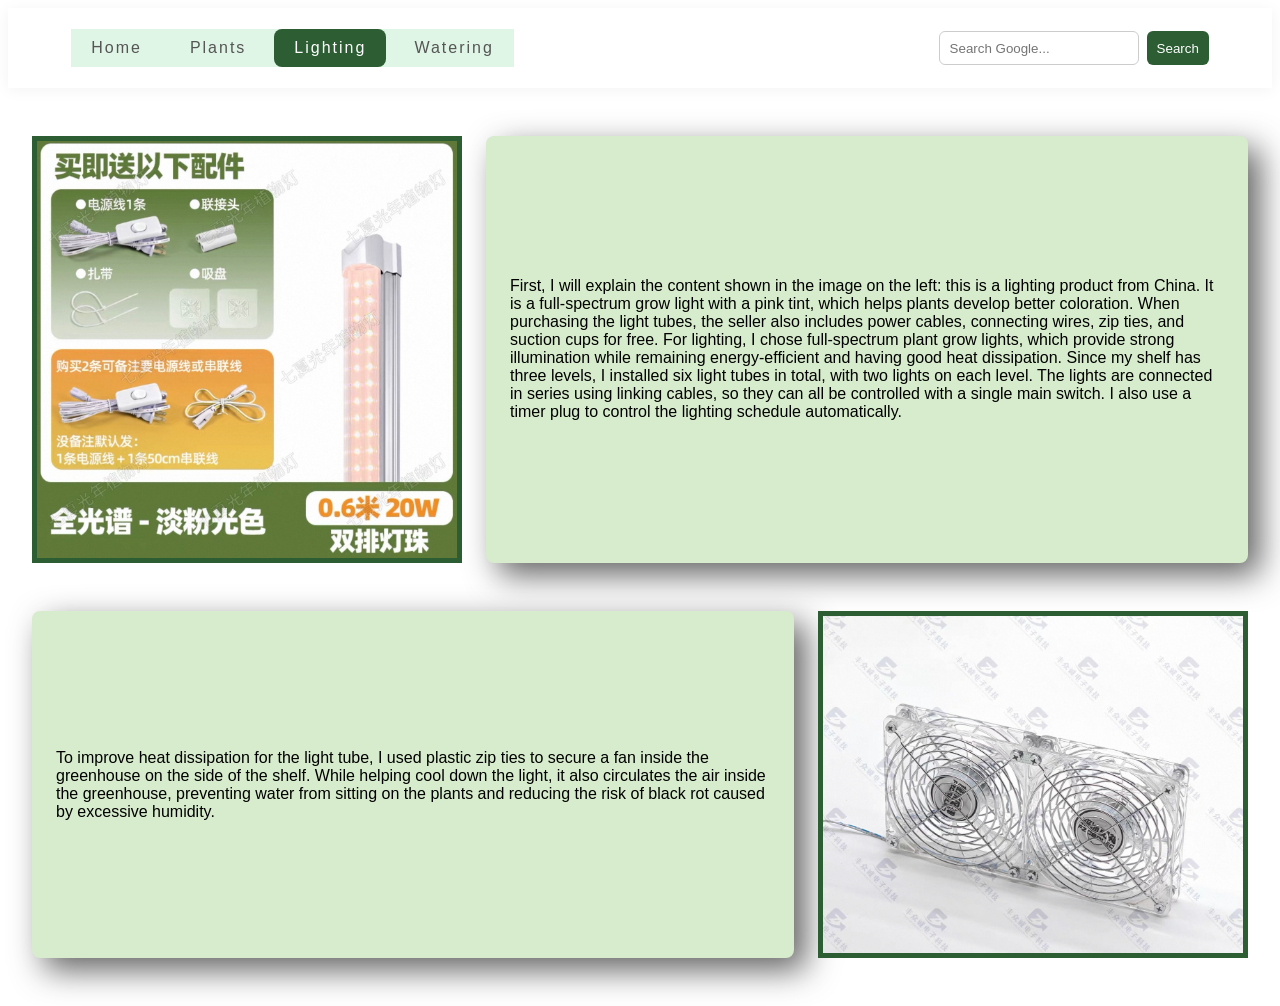
<file: lighting.html>
<!DOCTYPE html>
<html lang="en">

<head>
    <meta charset="UTF-8">
    <meta name="viewport" content="width=device-width, initial-scale=1.0">
    <title>Lighting</title>
    <link rel="stylesheet" href="lighting.css">
</head>

<body>

    <!-- TOP BAR -->

    <section class="bar">

        <div class="topnav">
            <a href="index.html">Home</a>
            <a href="plants.html">Plants</a>
            <a class="active" href="lighting.html">Lighting</a>
            <a href="watering.html">Watering</a>
        </div>

        <form class="search-form"
              action="https://www.google.com/search"
              method="get"
              target="_blank">

            <input
                name="q"
                type="search"
                class="search-input"
                placeholder="Search Google..."
                required>

            <button type="submit" class="search-btn">
                Search
            </button>

        </form>

    </section>

    <!-- CONTENT -->

    <section class="content">

        <!-- FIRST GROUP -->

        <div class="groupone">

            <img src="IMG_3014.jpg"
                 alt="Lighting product"
                 class="image1">

            <div class="text-board">
                <p>
                    First, I will explain the content shown in the image on the left:
                    this is a lighting product from China. It is a full-spectrum
                    grow light with a pink tint, which helps plants develop better
                    coloration.

                    When purchasing the light tubes, the seller also includes
                    power cables, connecting wires, zip ties, and suction cups
                    for free.

                    For lighting, I chose full-spectrum plant grow lights,
                    which provide strong illumination while remaining
                    energy-efficient and having good heat dissipation.

                    Since my shelf has three levels, I installed six light
                    tubes in total, with two lights on each level.

                    The lights are connected in series using linking cables,
                    so they can all be controlled with a single main switch.
                    I also use a timer plug to control the lighting schedule
                    automatically.
                </p>
            </div>

        </div>

        <!-- SECOND GROUP -->

        <div class="grouptwo">

            <div class="text-board">
                <p>
                    To improve heat dissipation for the light tube, I used
                    plastic zip ties to secure a fan inside the greenhouse
                    on the side of the shelf.

                    While helping cool down the light, it also circulates
                    the air inside the greenhouse, preventing water from
                    sitting on the plants and reducing the risk of black
                    rot caused by excessive humidity.
                </p>
            </div>

            <img src="IMG_1235.png"
                 alt="Cooling fan"
                 class="image2">

        </div>

    </section>

</body>

</html>
</file>
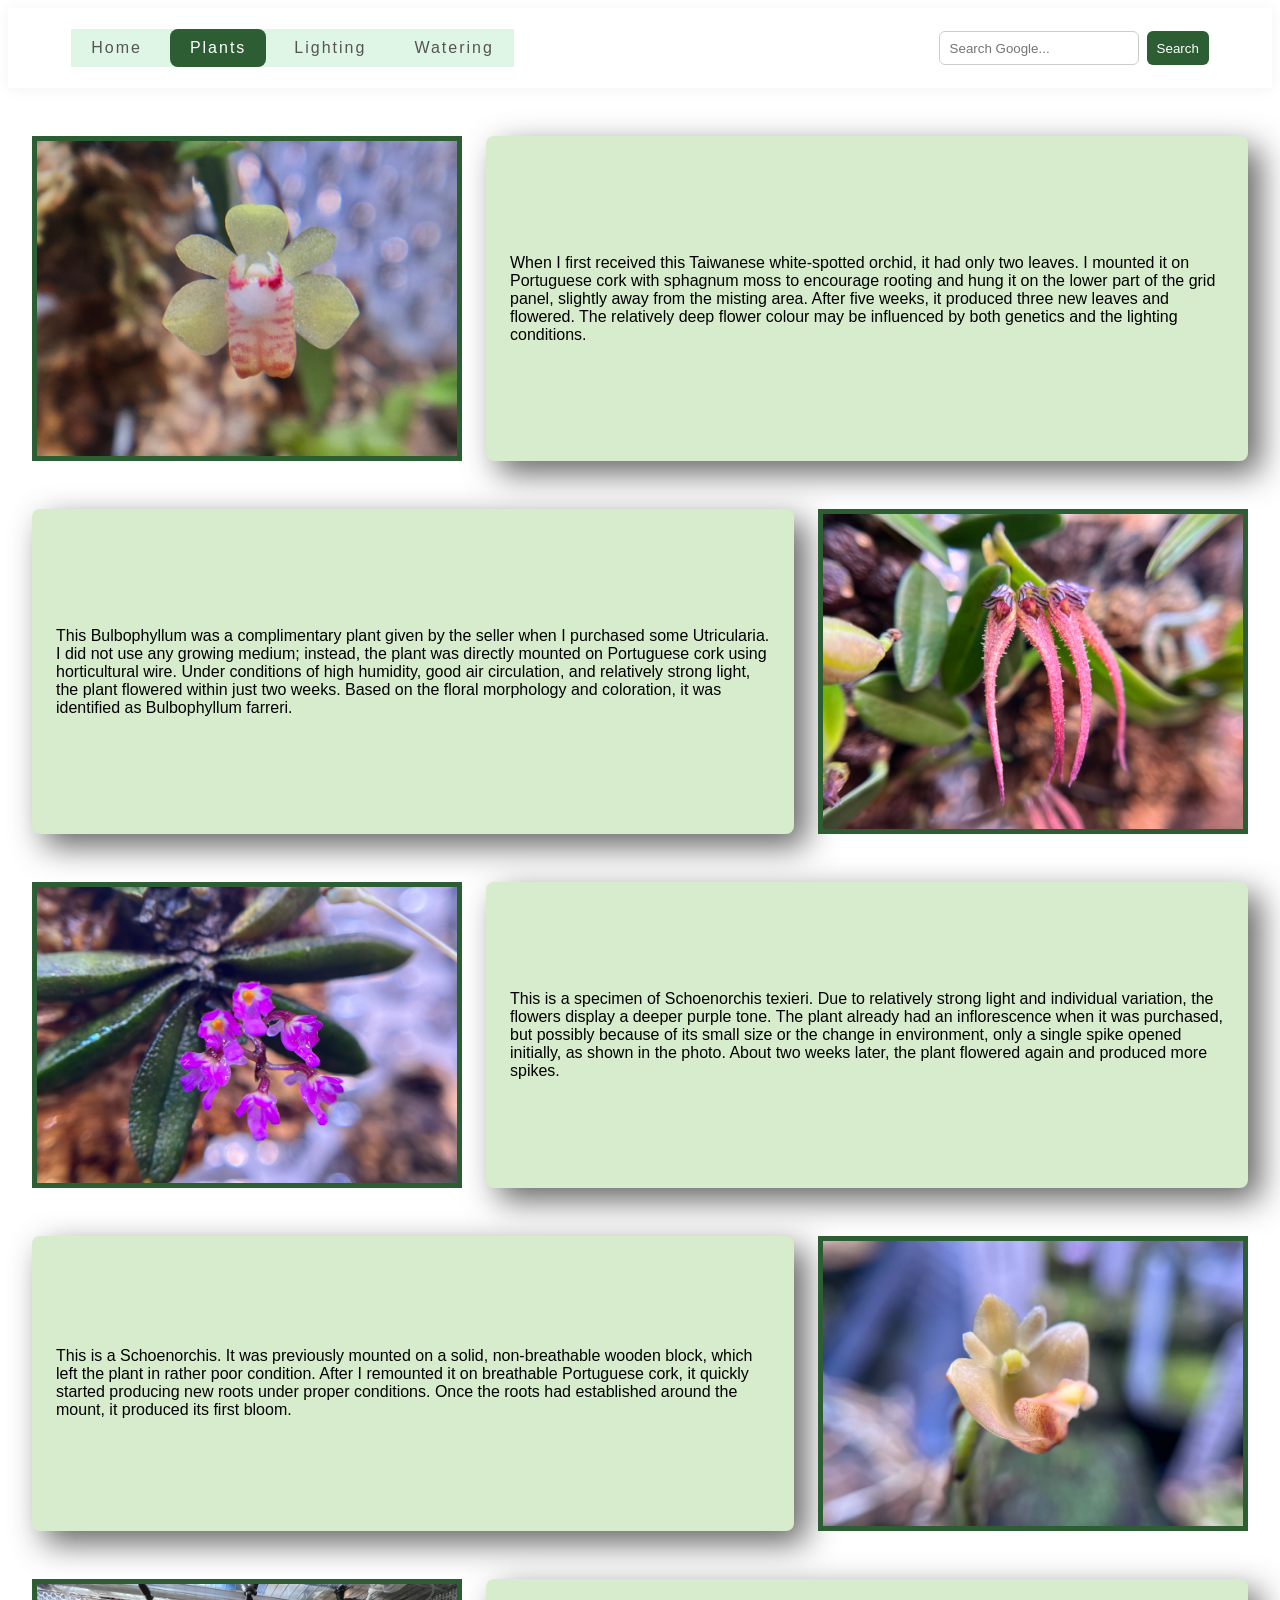
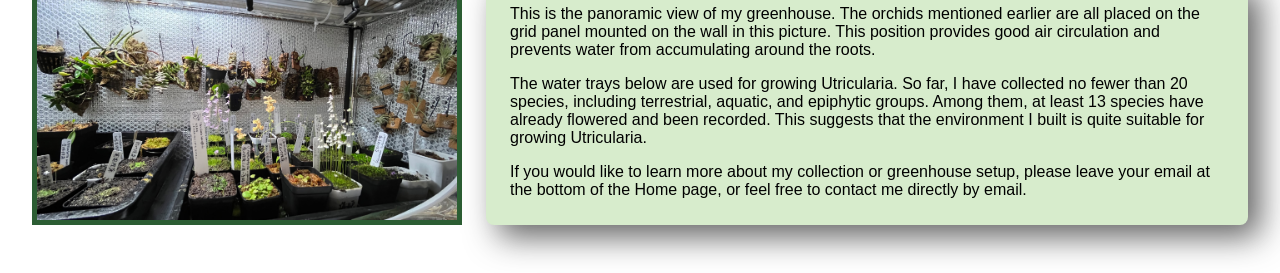
<file: plants.html>
<!DOCTYPE html>
<html lang="en">

<head>
    <meta charset="UTF-8">
    <meta name="viewport" content="width=device-width, initial-scale=1.0">
    <title>Plants</title>
    <link rel="stylesheet" href="plants.css">
</head>

<body>

    <section class="bar">
        <div class="topnav">
            <a href="index.html">Home</a>
            <a class="active" href="plants.html">Plants</a>
            <a href="lighting.html">Lighting</a>
            <a href="watering.html">Watering</a>
        </div>

        <form class="search-form" action="https://www.google.com/search" method="get" target="_blank">
            <input name="q" type="search" class="search-input" placeholder="Search Google..." required>
            <button type="submit" class="search-btn">Search</button>
        </form>
    </section>


    <section class="content">

        <div class="groupone">
            <img src="4246CA8E-F75C-4C51-92DE-9FE9DE34AAE2_1_105_c.jpeg" alt="Taiwanese white-spotted orchid" class="image1">

            <div class="text-board">
                <p>When I first received this Taiwanese white-spotted orchid, it had only two leaves. I mounted it on Portuguese cork with sphagnum moss to encourage rooting and hung it on the lower part of the grid panel, slightly away from the misting area. After five weeks, it produced three new leaves and flowered. The relatively deep flower colour may be influenced by both genetics and the lighting conditions.</p>
            </div>
        </div>


        <div class="grouptwo">
            <div class="text-board">
                <p>This Bulbophyllum was a complimentary plant given by the seller when I purchased some Utricularia. I did not use any growing medium; instead, the plant was directly mounted on Portuguese cork using horticultural wire. Under conditions of high humidity, good air circulation, and relatively strong light, the plant flowered within just two weeks. Based on the floral morphology and coloration, it was identified as Bulbophyllum farreri.</p>
            </div>

            <img src="BA421A5E-D8F2-4CC9-8B0B-FF1FDFEAAB7A_1_105_c.jpeg" alt="Bulbophyllum farreri" class="image2">
        </div>


        <div class="groupthree">
            <img src="IMG_5177.jpeg" alt="Schoenorchis texieri" class="image3">

            <div class="text-board">
                <p>This is a specimen of Schoenorchis texieri. Due to relatively strong light and individual variation, the flowers display a deeper purple tone. The plant already had an inflorescence when it was purchased, but possibly because of its small size or the change in environment, only a single spike opened initially, as shown in the photo. About two weeks later, the plant flowered again and produced more spikes.</p>
            </div>
        </div>


        <div class="groupfour">
            <div class="text-board">
                <p>This is a Schoenorchis. It was previously mounted on a solid, non-breathable wooden block, which left the plant in rather poor condition. After I remounted it on breathable Portuguese cork, it quickly started producing new roots under proper conditions. Once the roots had established around the mount, it produced its first bloom.</p>
            </div>

            <img src="IMG_6225.jpeg" alt="Schoenorchis" class="image4">
        </div>


        <div class="groupfive">
            <img src="IMG_1834.jpeg" alt="Greenhouse overview" class="image5">

            <div class="text-board">
                <p>This is the panoramic view of my greenhouse. The orchids mentioned earlier are all placed on the grid panel mounted on the wall in this picture. This position provides good air circulation and prevents water from accumulating around the roots.</p>

                <p>The water trays below are used for growing Utricularia. So far, I have collected no fewer than 20 species, including terrestrial, aquatic, and epiphytic groups. Among them, at least 13 species have already flowered and been recorded. This suggests that the environment I built is quite suitable for growing Utricularia.</p>

                <p>If you would like to learn more about my collection or greenhouse setup, please leave your email at the bottom of the Home page, or feel free to contact me directly by email.</p>
            </div>
        </div>

    </section>

</body>
</html>
</file>
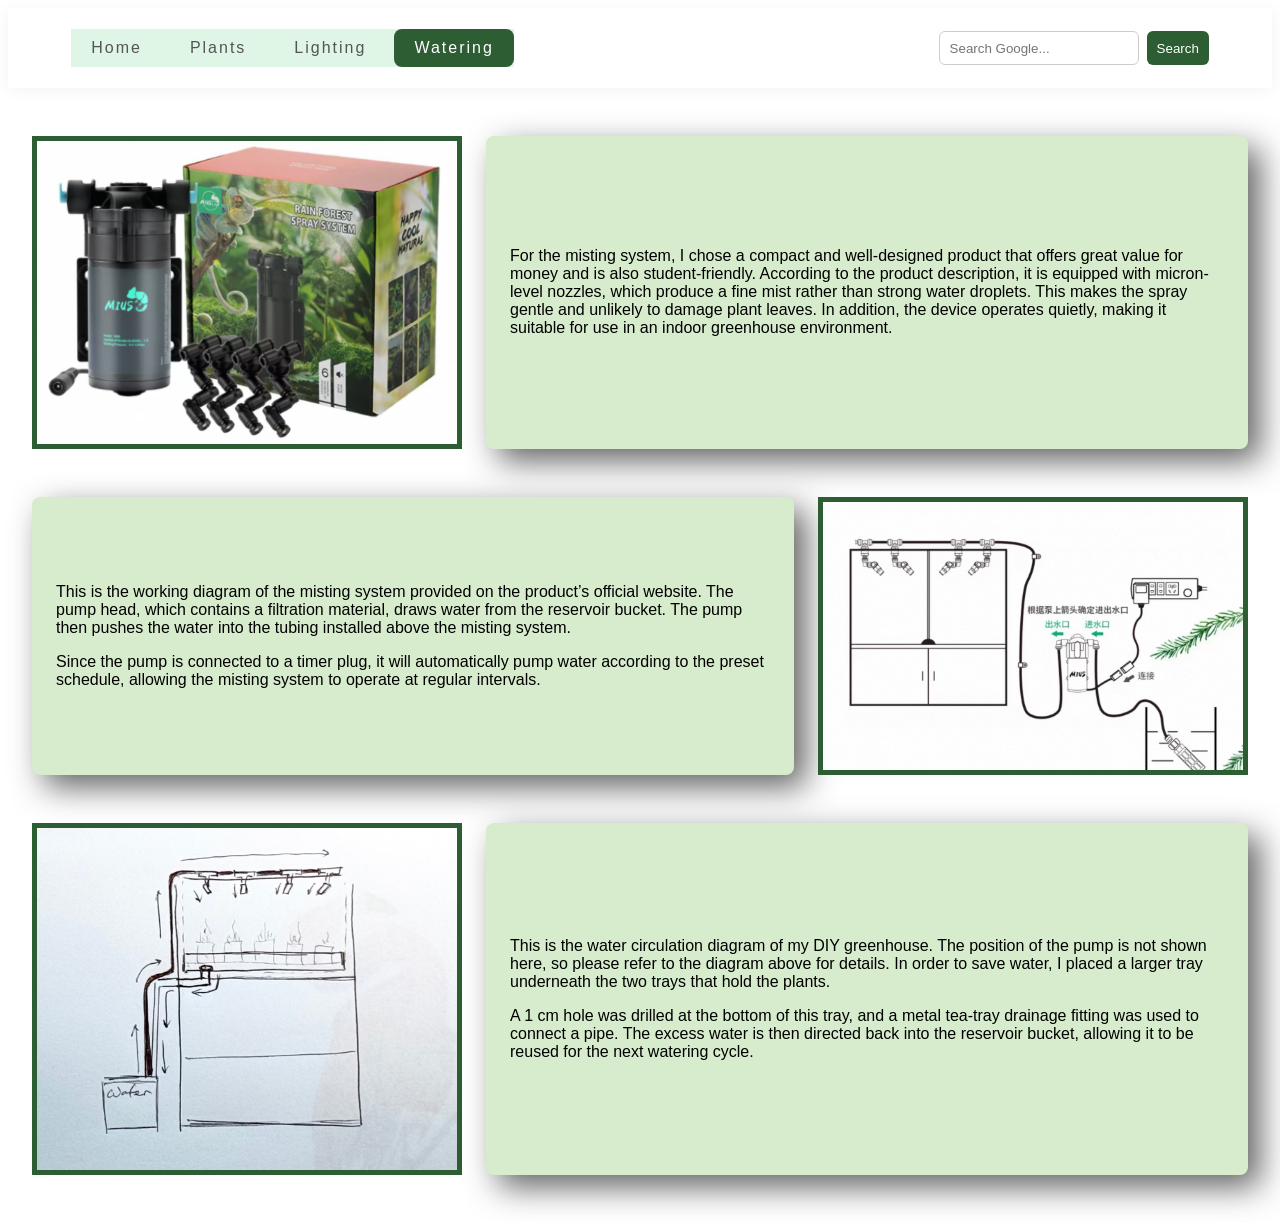
<file: watering.html>
<!DOCTYPE html>
<html lang="en">

<head>
    <meta charset="UTF-8">
    <meta name="viewport" content="width=device-width, initial-scale=1.0">
    <title>Watering</title>
    <link rel="stylesheet" href="watering.css">
</head>

<body>

    <section class="bar">
        <div class="topnav">
            <a href="index.html">Home</a>
            <a href="plants.html">Plants</a>
            <a href="lighting.html">Lighting</a>
            <a class="active" href="watering.html">Watering</a>
        </div>

        <form class="search-form" action="https://www.google.com/search" method="get" target="_blank">
            <input name="q" type="search" class="search-input" placeholder="Search Google..." required>
            <button type="submit" class="search-btn">Search</button>
        </form>
    </section>


    <section class="content">

        <div class="groupone">
            <img src="IMG_6226.jpeg" alt="Misting system product" class="image1">

            <div class="text-board">
                <p>
                    For the misting system, I chose a compact and well-designed product that offers great value for money and is also student-friendly. According to the product description, it is equipped with micron-level nozzles, which produce a fine mist rather than strong water droplets. This makes the spray gentle and unlikely to damage plant leaves. In addition, the device operates quietly, making it suitable for use in an indoor greenhouse environment.
                </p>
            </div>
        </div>


        <div class="grouptwo">
            <div class="text-board">
                <p>
                    This is the working diagram of the misting system provided on the product’s official website. The pump head, which contains a filtration material, draws water from the reservoir bucket. The pump then pushes the water into the tubing installed above the misting system.
                </p>

                <p>
                    Since the pump is connected to a timer plug, it will automatically pump water according to the preset schedule, allowing the misting system to operate at regular intervals.
                </p>
            </div>

            <img src="IMG_1234.jpeg.png" alt="Misting system diagram" class="image2">
        </div>


        <div class="groupthree">
            <img src="IMG_3012_converted.jpg" alt="Water circulation diagram" class="image3">

            <div class="text-board">
                <p>
                    This is the water circulation diagram of my DIY greenhouse. The position of the pump is not shown here, so please refer to the diagram above for details. In order to save water, I placed a larger tray underneath the two trays that hold the plants.
                </p>

                <p>
                    A 1 cm hole was drilled at the bottom of this tray, and a metal tea-tray drainage fitting was used to connect a pipe. The excess water is then directed back into the reservoir bucket, allowing it to be reused for the next watering cycle.
                </p>
            </div>
        </div>

    </section>

</body>
</html>
</file>
<file: lighting.css>
.bar{
    letter-spacing: 2px;
    height: 80px;
    background: rgba(255,255,255,0.95);
    backdrop-filter: blur(10px);
    color: #2c5d33;
    width: 100%;
    display: flex;
    justify-content: space-between;
    align-items: center;
    padding: 0 5%;
    box-sizing: border-box;
    font-family:'Segoe UI', sans-serif;
    position: sticky;
    top: 0;
    z-index: 1000;
    box-shadow: 0 2px 15px rgba(0,0,0,0.05);
}


.search-form{
    display: flex;
    gap: 0.5rem;
    align-items: center;
}

.search-input{
    width: 200px;
    height: 34px;
    padding: 6px 10px;
    border: 1px solid #ccc;
    border-radius: 6px;
}

.search-btn{
    height: 34px;
    padding: 6px 10px;
    border: none;
    border-radius: 6px;
    background: #2c5d33;
    color: white;
    cursor: pointer;
}

.search-btn:hover{
    background: #244827;
}


.topnav{
    display:flex;
    gap: 0.5rem;
    align-items: center;
    background-color: #dff5e5;
}

.topnav a{
    color: #555;
    text-decoration: none;
    padding: 10px 20px;
    border-radius: 8px;
    transition: 0.3s;
}

.topnav a:hover{
    background-color: #f0f7f0;
    color: #2c5d33;
}

.topnav a.active{
    background-color: #2c5d33;
    color: white;
}


.groupone,
.grouptwo,
.groupthree,
.groupfour{
    display: flex;
    align-items: stretch;
    gap: 24px;
    margin: 48px 24px;
    font-family:'Trebuchet MS', sans-serif;
}


.image1,
.image2,
.image3,
.image4{
    width: 100%;
    max-width: 420px;
    border: 5px solid #2c5d33;
    object-fit: cover;
}


.text-board{
    flex: 1;
    background: rgb(215,236,204);
    padding: 1.5rem;
    box-sizing: border-box;
    border-radius: 8px;
    box-shadow: 12px 12px 32px rgba(33,33,33,.7);
    display: flex;
    align-items: center;
    color: black;
}

.text-board:hover{
    transform: rotate(2deg);
    transition: 0.3s;
}

@media (max-width: 800px){

    .bar{
        flex-direction: column;
        height: auto;
        padding: 1rem;
        gap: 1rem;
    }

    .topnav{
        flex-wrap: wrap;
        justify-content: center;
    }

    .groupone,
    .grouptwo,
    .groupthree,
    .groupfour{
        flex-direction: column;
        align-items: center;
        text-align: center;
        margin: 20px 10px;
    }

    .image1,
    .image2,
    .image3,
    .image4{
        width: 90%;
    }

    .text-board{
        width: 90%;
    }

    .search-input{
        width: 140px;
    }

    .search-btn{
        display: none;
    }
}
</file>
<file: plants.css>
.bar {
    letter-spacing: 2px;
    height: 80px;
    background: rgba(255, 255, 255, 0.95);
    backdrop-filter: blur(10px);
    color: #2c5d33;
    width: 100%;
    display: flex;
    justify-content: space-between;
    align-items: center;
    padding: 0 5%;
    box-sizing: border-box;
    font-family: 'Segoe UI', sans-serif;
    position: sticky;
    top: 0;
    z-index: 1000;
    box-shadow: 0 2px 15px rgba(0,0,0,0.05);
}

.topnav {
    display: flex;
    gap: 0.5rem;
    align-items: center;
    background-color: #dff5e5;
}

.topnav a {
    color: #555;
    text-align: center;
    padding: 10px 20px;
    text-decoration: none;
    font-size: 16px;
    font-weight: 500;
    border-radius: 8px;
    transition: 0.3s;
}

.topnav a:hover {
    background-color: #f0f7f0;
    color: #2c5d33;
}

.topnav a.active {
    background-color: #2c5d33;
    color: white;
}

.search-form {
    display: flex;
    gap: 0.5rem;
    align-items: center;
}

.search-input {
    width: 200px;
    height: 34px;
    padding: 6px 10px;
    border: 1px solid #ccc;
    border-radius: 6px;
}

.search-btn {
    height: 34px;
    padding: 6px 10px;
    border: none;
    border-radius: 6px;
    background: #2c5d33;
    color: white;
    cursor: pointer;
}

.search-btn:hover {
    background: #244827;
}

.groupone,
.grouptwo,
.groupthree,
.groupfour,
.groupfive {
    display: flex;
    align-items: stretch;
    gap: 24px;
    margin: 48px 24px;
    font-family: 'Trebuchet MS', sans-serif;
}

.image1,
.image2,
.image3,
.image4,
.image5 {
    width: 100%;
    max-width: 420px;
    height: auto;
    border: 5px solid #2c5d33;
    object-fit: cover;
}

.text-board {
    flex: 1;
    background: rgb(215, 236, 204);
    color: black;
    padding: 1.5rem;
    border-radius: 8px;
    box-shadow: 12px 12px 32px rgba(33,33,33,.7);
    display: flex;
    flex-direction: column;
    justify-content: center;
}

.text-board:hover {
    transform: rotate(2deg);
    transition: 0.3s;
}

.text-board p {
    margin: 0 0 1rem 0;
}

.text-board p:last-child {
    margin-bottom: 0;
}

@media (max-width: 800px) {

    .bar {
        flex-direction: column;
        height: auto;
        padding: 1rem;
        gap: 1rem;
    }

    .topnav {
        flex-wrap: wrap;
        justify-content: center;
    }

    .topnav a {
        padding: 8px 12px;
        font-size: 14px;
    }

    .groupone,
    .grouptwo,
    .groupthree,
    .groupfour,
    .groupfive {
        flex-direction: column;
        align-items: center;
        text-align: center;
        margin: 20px 10px;
    }

    .grouptwo img,
    .groupfour img {
        order: -1;
    }

    .image1,
    .image2,
    .image3,
    .image4,
    .image5 {
        width: 90%;
    }

    .text-board {
        width: 90%;
        box-sizing: border-box;
    }

    .search-input {
        width: 140px;
    }

    .search-btn {
        display: none;
    }
}
</file>
<file: watering.css>
.bar {
    letter-spacing: 2px;
    height: 80px;
    background: rgba(255, 255, 255, 0.95);
    backdrop-filter: blur(10px);
    color: #2c5d33;
    width: 100%;
    display: flex;
    justify-content: space-between;
    align-items: center;
    padding: 0 5%;
    box-sizing: border-box;
    font-family: 'Segoe UI', sans-serif;
    position: sticky;
    top: 0;
    z-index: 1000;
    box-shadow: 0 2px 15px rgba(0,0,0,0.05);
}

.topnav {
    display: flex;
    gap: 0.5rem;
    align-items: center;
    background-color: #dff5e5;
}

.topnav a {
    color: #555;
    text-align: center;
    padding: 10px 20px;
    text-decoration: none;
    font-size: 16px;
    font-weight: 500;
    border-radius: 8px;
    transition: 0.3s;
}

.topnav a:hover {
    background-color: #f0f7f0;
    color: #2c5d33;
}

.topnav a.active {
    background-color: #2c5d33;
    color: white;
}

.search-form {
    display: flex;
    gap: 0.5rem;
    align-items: center;
}

.search-input {
    width: 200px;
    height: 34px;
    padding: 6px 10px;
    border: 1px solid #ccc;
    border-radius: 6px;
}

.search-btn {
    height: 34px;
    padding: 6px 10px;
    border: none;
    border-radius: 6px;
    background: #2c5d33;
    color: white;
    cursor: pointer;
}

.search-btn:hover {
    background: #244827;
}

.groupone,
.grouptwo,
.groupthree {
    display: flex;
    align-items: stretch;
    gap: 24px;
    margin: 48px 24px;
    font-family: 'Trebuchet MS', sans-serif;
}

.image1,
.image2,
.image3 {
    width: 100%;
    max-width: 420px;
    height: auto;
    border: 5px solid #2c5d33;
    object-fit: cover;
}

.text-board {
    flex: 1;
    background: rgb(215, 236, 204);
    color: black;
    padding: 1.5rem;
    border-radius: 8px;
    box-shadow: 12px 12px 32px rgba(33,33,33,.7);
    display: flex;
    flex-direction: column;
    justify-content: center;
}

.text-board:hover {
    transform: rotate(2deg);
    transition: 0.3s;
}

.text-board p {
    margin: 0 0 1rem 0;
}

.text-board p:last-child {
    margin-bottom: 0;
}

@media (max-width: 800px) {

    .bar {
        flex-direction: column;
        height: auto;
        padding: 1rem;
        gap: 1rem;
    }

    .topnav {
        flex-wrap: wrap;
        justify-content: center;
    }

    .topnav a {
        padding: 8px 12px;
        font-size: 14px;
    }

    .groupone,
    .grouptwo,
    .groupthree {
        flex-direction: column;
        align-items: center;
        text-align: center;
        margin: 20px 10px;
    }

    .grouptwo img {
        order: -1;
    }

    .image1,
    .image2,
    .image3 {
        width: 90%;
    }

    .text-board {
        width: 90%;
        box-sizing: border-box;
    }

    .search-input {
        width: 140px;
    }

    .search-btn {
        display: none;
    }
}
</file>
